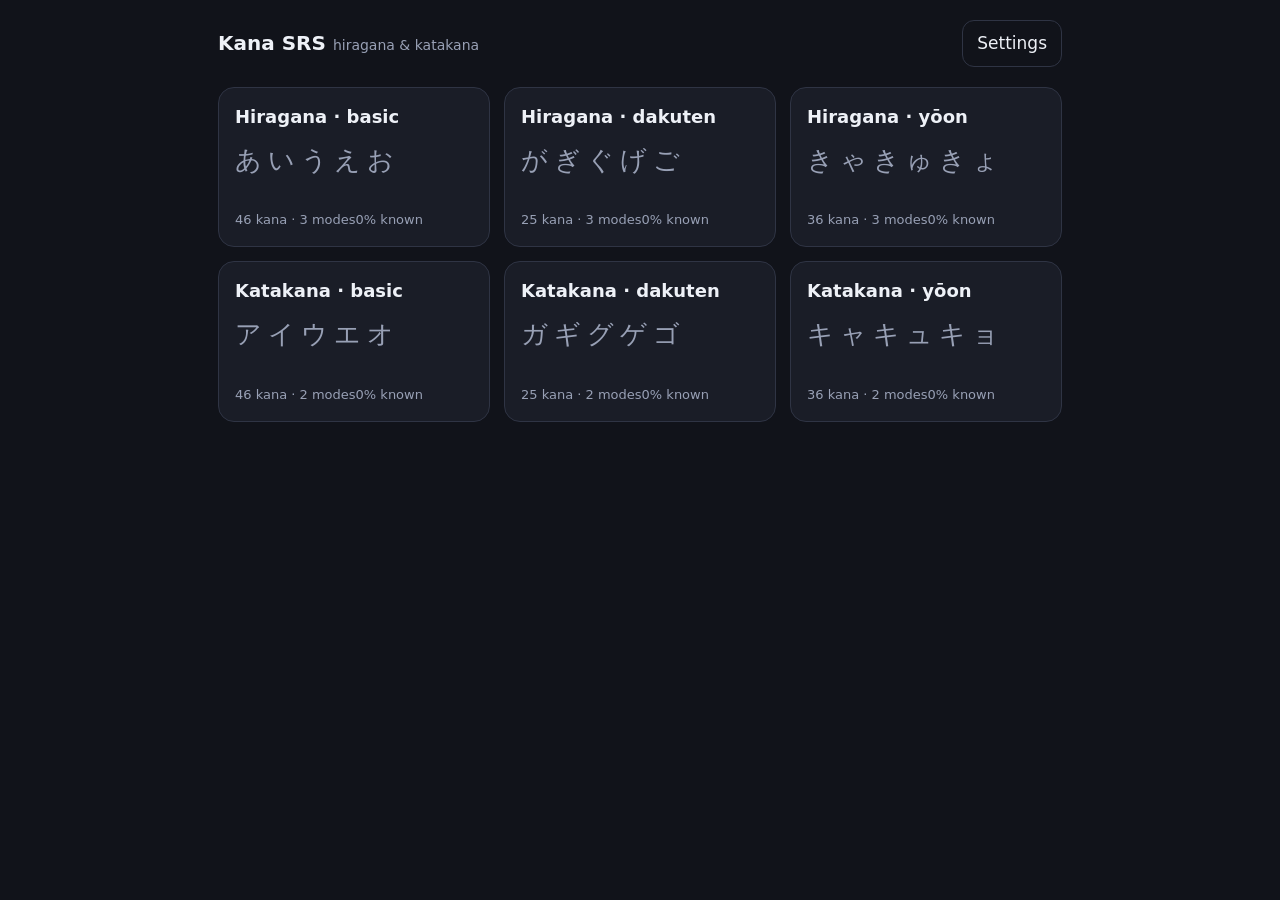
<file: index.html>
<!DOCTYPE html>
<!-- [MODULE] index | Page shell: screen containers, timer ring markup, script/style wiring, PWA hooks
     [IFACE] layer: presentation | in: nothing -> out: DOM nodes consumed by app.js | crosses: [browser DOM]
     [GRAPH] needs: [app-css, kana-data, srs, storage, app] | feeds: [browser-smoke] | group: presentation
     [STATE] stateless | persists: nothing | raises: nothing -->
<html lang="en">
<head>
  <meta charset="utf-8">
  <meta name="viewport" content="width=device-width, initial-scale=1, viewport-fit=cover">
  <meta name="theme-color" id="theme-color" content="#11131a">
  <meta name="mobile-web-app-capable" content="yes">
  <title>Kana SRS</title>
  <link rel="manifest" href="manifest.webmanifest">
  <link rel="icon" href="icon.svg" type="image/svg+xml">
  <link rel="apple-touch-icon" href="icon.svg">
  <link rel="stylesheet" href="css/app.css">
</head>
<body>
<div class="app">

  <!-- Home: deck picker -->
  <section class="screen" id="screen-home">
    <div class="topbar">
      <h1>Kana SRS <span class="sub">hiragana &amp; katakana</span></h1>
      <button class="icon-btn ghost" id="btn-settings" type="button">Settings</button>
    </div>
    <p class="notice" id="storage-notice" hidden>
      This browser is not letting the page save progress (common when opening the file directly).
      Progress will be kept for this session only — export it from Settings before closing.
    </p>
    <div class="deck-grid" id="deck-grid"></div>
  </section>

  <!-- Deck: run length + mode picker -->
  <section class="screen" id="screen-deck" hidden>
    <div class="topbar">
      <button class="icon-btn ghost" data-nav="home" type="button">← Decks</button>
      <h1 id="deck-title"></h1>
    </div>
    <div class="field-row">
      <span>Cards per run</span>
      <div class="segmented" id="run-size"></div>
    </div>
    <div id="mode-list"></div>
  </section>

  <!-- Run: one question at a time -->
  <section class="screen" id="screen-run" hidden>
    <div class="topbar">
      <button class="icon-btn ghost" id="btn-quit" type="button">← Quit</button>
      <h1 id="run-title"></h1>
    </div>
    <div class="run-head">
      <div class="run-progress"><span id="run-bar"></span></div>
      <div class="run-count" id="run-count"></div>
    </div>

    <div class="prompt-box">
      <div class="timer" id="timer" data-tier="fast" hidden>
        <svg viewBox="0 0 120 120" aria-hidden="true">
          <circle class="track" cx="60" cy="60" r="52" fill="none" stroke-width="10"></circle>
          <circle class="bar" id="timer-bar" cx="60" cy="60" r="52" fill="none" stroke-width="10"
                  stroke-linecap="round" stroke-dasharray="326.7" stroke-dashoffset="0"></circle>
        </svg>
        <div class="readout"><span id="timer-value">0.0</span><small id="timer-tier">+5</small></div>
      </div>
      <div class="prompt" id="prompt"></div>
      <div class="prompt-hint" id="prompt-hint"></div>
    </div>

    <div class="options" id="options" hidden></div>

    <form class="type-form" id="type-form" hidden autocomplete="off">
      <input id="type-input" type="text" inputmode="latin" autocapitalize="off"
             autocorrect="off" spellcheck="false" placeholder="rōmaji">
      <button class="primary" type="submit" id="type-submit">Check</button>
    </form>

    <div class="verdict" id="verdict"></div>
  </section>

  <!-- Summary: what the run did to your scores -->
  <section class="screen" id="screen-summary" hidden>
    <div class="topbar">
      <button class="icon-btn ghost" data-nav="home" type="button">← Decks</button>
      <h1 id="summary-title">Run complete</h1>
    </div>
    <div class="summary-cheer" id="summary-cheer" hidden></div>
    <div class="stat-grid">
      <div class="stat"><div class="value" id="stat-correct"></div><div class="label">correct</div></div>
      <div class="stat"><div class="value" id="stat-points"></div><div class="label">points</div></div>
      <div class="stat"><div class="value" id="stat-fast"></div><div class="label">under 3s</div></div>
    </div>
    <div class="review-list" id="review-list"></div>
    <div class="actions">
      <button class="primary" id="btn-again" type="button">Run again</button>
      <button class="ghost" id="btn-to-deck" type="button">Back to deck</button>
    </div>
  </section>

  <!-- Settings: storage status, backup, reset -->
  <section class="screen" id="screen-settings" hidden>
    <div class="topbar">
      <button class="icon-btn ghost" data-nav="home" type="button">← Decks</button>
      <h1>Settings</h1>
    </div>

    <div class="panel">
      <h2>Theme</h2>
      <p>Dark and Light are the same layout in two palettes. Kids is warmer and cheers a little louder.</p>
      <div class="segmented" id="theme-picker"></div>
    </div>

    <div class="panel">
      <h2>Storage</h2>
      <p id="storage-status"></p>
    </div>

    <div class="panel">
      <h2>Backup</h2>
      <p>Progress lives in this browser only. Export a copy before clearing site data or moving devices.</p>
      <div class="actions">
        <button class="primary" id="btn-export" type="button">Export progress</button>
        <button class="ghost" id="btn-import" type="button">Import progress</button>
        <input id="import-file" type="file" accept="application/json,.json" hidden>
      </div>
    </div>

    <div class="panel">
      <h2>Reset</h2>
      <p>Erases every score in every mode. There is no undo — export first.</p>
      <button class="danger" id="btn-reset" type="button">Reset all progress</button>
    </div>

    <div class="panel">
      <h2>Scoring</h2>
      <p>
        Multiple choice: correct within 3s <strong>+5</strong>, within 5s <strong>+3</strong>,
        slower <strong>+1</strong>, wrong <strong>−5</strong>.<br>
        Typing: correct <strong>+3</strong>, wrong <strong>−5</strong>.<br>
        Scores never drop below 0. Learned at <strong>10</strong>, confident at <strong>25</strong>,
        counted separately for each mode.
      </p>
    </div>
  </section>

</div>

<script src="js/kana-data.js"></script>
<script src="js/srs.js"></script>
<script src="js/storage.js"></script>
<script src="js/app.js"></script>
</body>
</html>
</file>
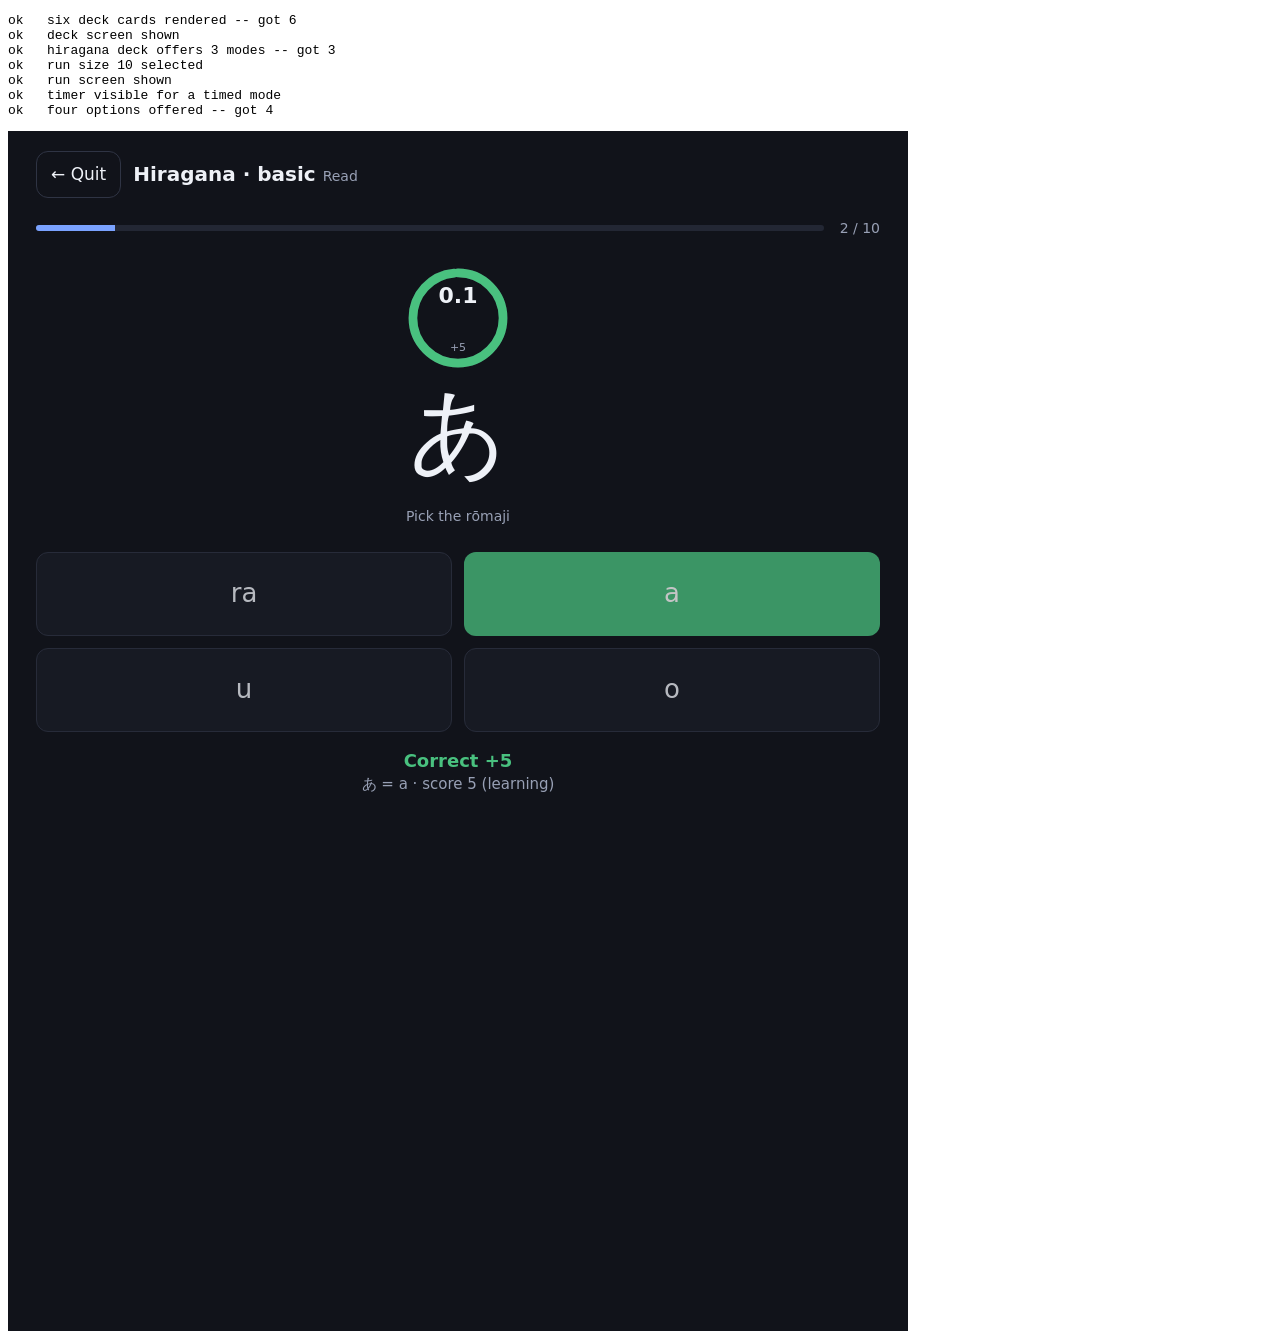
<file: tools/browser-smoke.html>
<!DOCTYPE html>
<!-- [MODULE] browser-smoke | End-to-end UI check: drives a real run in an iframe and asserts the results
     [IFACE] layer: tooling | in: nothing -> out: pass/fail lines in #out, ending SMOKE PASSED/FAILED | crosses: [browser DOM, localStorage]
     [GRAPH] needs: [index] | feeds: [] | group: tooling
     [STATE] stateful | persists: clears the app's localStorage key before running | raises: nothing

     Must be served over http(s): it drives index.html through a same-origin
     iframe, which file:// forbids. See README "Development". -->
<html lang="en">
<head><meta charset="utf-8"><title>Kana SRS browser smoke test</title></head>
<body>
<pre id="out">running…</pre>
<iframe id="frame" style="width:900px;height:1200px;border:0"></iframe>
<script>
var lines = [];
function log(name, ok, detail) { lines.push((ok ? 'ok   ' : 'FAIL ') + name + (detail ? ' -- ' + detail : '')); render(); }
function render() { document.getElementById('out').textContent = lines.join('\n'); }
function wait(ms) { return new Promise(function (r) { setTimeout(r, ms); }); }

var frame = document.getElementById('frame');
var started = false;

// Same origin as the app, so its saved progress can be cleared before the app boots.
try { localStorage.removeItem('kana_srs_v1'); } catch (e) {}

frame.addEventListener('load', function () {
  if (started) return;          // one run only: the app never navigates, but be explicit
  started = true;
  run().catch(function (e) {
    log('exception', false, e.message);
    lines.push('SMOKE FAILED');
    render();
  });
});
frame.src = '../index.html';

async function run() {
  var w = frame.contentWindow, d = frame.contentDocument;

  var cards = d.querySelectorAll('.deck-card');
  log('six deck cards rendered', cards.length === 6, 'got ' + cards.length);

  cards[0].click();
  await wait(100);
  log('deck screen shown', !d.getElementById('screen-deck').hidden);
  log('hiragana deck offers 3 modes', d.querySelectorAll('.mode-row').length === 3,
      'got ' + d.querySelectorAll('.mode-row').length);

  // Run length 10 keeps the smoke run short. The row re-renders on click, so
  // the buttons must be re-queried rather than reused.
  d.querySelectorAll('#run-size button')[0].click();
  await wait(60);
  log('run size 10 selected',
      d.querySelectorAll('#run-size button')[0].getAttribute('aria-pressed') === 'true');

  // --- MCQ run, every answer correct and fast -------------------------
  d.querySelectorAll('.mode-row')[0].querySelector('button.primary').click();
  await wait(100);
  log('run screen shown', !d.getElementById('screen-run').hidden);
  log('timer visible for a timed mode', !d.getElementById('timer').hidden);
  log('four options offered', d.querySelectorAll('#options button').length === 4,
      'got ' + d.querySelectorAll('#options button').length);

  var answered = 0, seen = {};
  for (var i = 0; i < 10; i++) {
    var prompt = d.getElementById('prompt').textContent;
    seen[prompt] = true;
    var right = null;
    Array.prototype.forEach.call(d.querySelectorAll('#options button'), function (b) {
      if (!right && w.KANA_DATA.byKey[prompt].r === b.textContent) right = b;
    });
    if (!right) { log('correct option present for ' + prompt, false); break; }
    right.click();
    answered++;
    await wait(750);
  }
  log('answered all 10 questions', answered === 10, 'got ' + answered);
  log('10 distinct kana in the run', Object.keys(seen).length === 10, 'got ' + Object.keys(seen).length);
  log('summary screen shown', !d.getElementById('screen-summary').hidden);
  log('summary says 10/10', d.getElementById('stat-correct').textContent === '10/10',
      d.getElementById('stat-correct').textContent);
  log('fast answers score +5 each (+50)', d.getElementById('stat-points').textContent === '+50',
      d.getElementById('stat-points').textContent);
  log('summary lists every answered kana', d.querySelectorAll('.review-row').length === 10,
      'got ' + d.querySelectorAll('.review-row').length);

  var saved = JSON.parse(w.localStorage.getItem('kana_srs_v1'));
  var scores = saved && saved.progress.mcq_k2r;
  log('progress persisted to localStorage', !!scores && Object.keys(scores).length === 10,
      scores ? Object.keys(scores).length + ' entries' : 'nothing saved');
  log('each answered kana scored 5',
      !!scores && Object.keys(scores).every(function (k) { return scores[k].score === 5; }));

  // --- a wrong answer subtracts, floored at 0 -------------------------
  d.getElementById('btn-again').click();
  await wait(120);
  var kana = d.getElementById('prompt').textContent, wrong = null;
  Array.prototype.forEach.call(d.querySelectorAll('#options button'), function (b) {
    if (!wrong && w.KANA_DATA.byKey[kana].r !== b.textContent) wrong = b;
  });
  wrong.click();
  await wait(120);
  var after = JSON.parse(w.localStorage.getItem('kana_srs_v1')).progress.mcq_k2r[kana];
  log('wrong answer never drives a score below 0', after.score >= 0, 'score ' + after.score);
  log('verdict marks the answer wrong',
      d.getElementById('verdict').getAttribute('data-mark') === 'wrong');
  await wait(1900);

  // --- type mode ------------------------------------------------------
  d.getElementById('btn-quit').click();
  await wait(120);
  d.querySelectorAll('.mode-row')[2].querySelector('button.primary').click();
  await wait(120);
  log('type mode hides the options grid', d.getElementById('options').hidden);
  log('type mode hides the timer', d.getElementById('timer').hidden);

  var typed = d.getElementById('prompt').textContent;
  d.getElementById('type-input').value = w.KANA_DATA.byKey[typed].r;
  d.getElementById('type-form').dispatchEvent(new w.Event('submit', { cancelable: true, bubbles: true }));
  await wait(120);
  log('typed answer accepted', d.getElementById('verdict').getAttribute('data-mark') === 'correct');
  var typeScores = JSON.parse(w.localStorage.getItem('kana_srs_v1')).progress.type_k2r;
  log('typed answer scores +3', typeScores[typed].score === 3, 'score ' + typeScores[typed].score);
  await wait(800);

  // --- katakana has no type mode --------------------------------------
  d.getElementById('btn-quit').click();
  await wait(120);
  d.querySelector('[data-nav="home"]').click();
  await wait(120);
  d.querySelectorAll('.deck-card')[3].click();
  await wait(120);
  log('katakana deck offers 2 modes', d.querySelectorAll('.mode-row').length === 2,
      'got ' + d.querySelectorAll('.mode-row').length);

  // --- themes ---------------------------------------------------------
  log('dark is the default theme', d.documentElement.getAttribute('data-theme') === 'dark',
      d.documentElement.getAttribute('data-theme'));
  d.querySelector('[data-nav="home"]').click();
  await wait(60);
  d.getElementById('btn-settings').click();
  await wait(120);
  var themeButtons = d.querySelectorAll('#theme-picker button');
  log('theme picker offers 3 themes', themeButtons.length === 3, 'got ' + themeButtons.length);
  themeButtons[2].click();
  await wait(60);
  log('kids theme stamps <html data-theme>', d.documentElement.getAttribute('data-theme') === 'kids');
  log('theme-color meta follows the theme',
      d.getElementById('theme-color').getAttribute('content') === '#fff6e5');
  log('theme persisted in settings',
      JSON.parse(w.localStorage.getItem('kana_srs_v1')).settings.theme === 'kids');
  log('picker marks the active theme',
      d.querySelectorAll('#theme-picker button')[2].getAttribute('aria-pressed') === 'true');

  // kids theme: a correct answer cheers, the summary cheers
  d.querySelector('[data-nav="home"]').click();
  await wait(60);
  d.querySelectorAll('.deck-card')[0].click();
  await wait(60);
  d.querySelectorAll('.mode-row')[0].querySelector('button.primary').click();
  await wait(120);
  var kidsKana = d.getElementById('prompt').textContent, kidsRight = null;
  Array.prototype.forEach.call(d.querySelectorAll('#options button'), function (b) {
    if (!kidsRight && w.KANA_DATA.byKey[kidsKana].r === b.textContent) kidsRight = b;
  });
  kidsRight.click();
  await wait(60);
  log('kids verdict is a cheer, not "Correct"', /[✨🌟🎉🙌]/.test(d.getElementById('verdict').textContent),
      d.getElementById('verdict').textContent);
  await wait(800);
  d.getElementById('btn-quit').click();
  await wait(60);

  // switch back so the remaining checks (and the next run) see the default
  d.querySelector('[data-nav="home"]').click();
  await wait(60);
  d.getElementById('btn-settings').click();
  await wait(60);
  d.querySelectorAll('#theme-picker button')[0].click();
  await wait(60);
  log('switching back restores dark', d.documentElement.getAttribute('data-theme') === 'dark');

  // --- export round-trip ----------------------------------------------
  var exported = w.KanaStore.exportText();
  w.KanaStore.reset();
  log('reset clears every score', Object.keys(w.KanaStore.raw().progress.mcq_k2r || {}).length === 0);
  log('import restores an export', w.KanaStore.importText(exported) &&
      Object.keys(w.KanaStore.raw().progress.mcq_k2r).length === 10);
  // Last, because it replaces the whole state with a near-empty one.
  log('an unknown theme in an import falls back to the default',
      w.KanaStore.importText(JSON.stringify({ settings: { theme: 'neon' } })) &&
      w.KanaStore.getSettings().theme === 'dark');

  lines.push(lines.some(function (l) { return l.indexOf('FAIL') === 0; }) ? 'SMOKE FAILED' : 'SMOKE PASSED');
  render();
}
</script>
</body>
</html>
</file>
<file: css/app.css>
/* [MODULE] app-css | Visual layer: tablet-first dark/light/kids themes, screen layout, timer ring, option grid
   [IFACE] layer: presentation | in: class names and data-state attributes set by app.js -> out: rendered styling | crosses: []
   [GRAPH] needs: [] | feeds: [index] | group: presentation
   [STATE] stateless | persists: nothing | raises: nothing */

/* Sized for a tablet held in two hands: option buttons are thumb-reachable and
   never smaller than 64px tall, and kana are set large enough that the shape
   differences the SRS is testing are actually visible. */

:root,
:root[data-theme="dark"] {
  --bg: #11131a;
  --surface: #1a1d27;
  --surface-2: #232734;
  --line: #2f3444;
  --text: #eef1f7;
  --muted: #98a0b5;
  --accent: #7aa2ff;
  --good: #49c17f;
  --warn: #e0a33a;
  --bad: #e4645c;
  --radius: 16px;
  color-scheme: dark;
}

/* Themes are an explicit choice (Settings), never inferred from the OS: a
   tablet handed to a child should not change its look because the system
   theme flipped. app.js stamps data-theme on <html>. */
:root[data-theme="light"] {
  --bg: #f5f6fa;
  --surface: #ffffff;
  --surface-2: #eef0f6;
  --line: #dcdfe9;
  --text: #171a22;
  --muted: #616a80;
  --accent: #2f5fd8;
  --good: #1f9e5f;
  --warn: #b57a15;
  --bad: #cf4239;
  color-scheme: light;
}

:root[data-theme="kids"] {
  --bg: #fff6e5;
  --surface: #ffffff;
  --surface-2: #ffe9c2;
  --line: #ffd48a;
  --text: #3b2a1a;
  --muted: #8a6a4a;
  --accent: #ff7a59;
  --good: #22b7a0;
  --warn: #ffb300;
  --bad: #ff5c7a;
  color-scheme: light;
}

* { box-sizing: border-box; }

/* Every hideable block below sets its own display (flex/grid), which would
   otherwise win over the browser's [hidden] rule and leave the typing input
   on screen during multiple choice. */
[hidden] { display: none !important; }

html, body {
  margin: 0;
  height: 100%;
}

body {
  background: var(--bg);
  color: var(--text);
  font-family: system-ui, -apple-system, "Segoe UI", Roboto, sans-serif;
  font-size: 17px;
  line-height: 1.45;
  -webkit-tap-highlight-color: transparent;
  overscroll-behavior: none;
}

.app {
  max-width: 880px;
  margin: 0 auto;
  padding: 20px 18px 48px;
}

.screen[hidden] { display: none !important; }

/* --- Header ---------------------------------------------------------- */

.topbar {
  display: flex;
  align-items: center;
  gap: 12px;
  margin-bottom: 20px;
  min-height: 44px;
}

.topbar h1 {
  font-size: 20px;
  margin: 0;
  flex: 1;
  font-weight: 650;
}

.topbar .sub {
  color: var(--muted);
  font-size: 14px;
  font-weight: 400;
}

/* --- Buttons --------------------------------------------------------- */

button {
  font: inherit;
  color: inherit;
  border: 1px solid var(--line);
  background: var(--surface-2);
  border-radius: 12px;
  padding: 12px 16px;
  cursor: pointer;
  min-height: 48px;
  transition: transform .06s ease, background .12s ease, border-color .12s ease;
}

button:active { transform: scale(.98); }

button.primary {
  background: var(--accent);
  border-color: transparent;
  color: #fff;
  font-weight: 600;
}

button.ghost { background: transparent; }

button.danger { color: var(--bad); border-color: var(--bad); background: transparent; }

.icon-btn {
  padding: 10px 14px;
  min-height: 44px;
}

/* --- Deck grid ------------------------------------------------------- */

.deck-grid {
  display: grid;
  grid-template-columns: repeat(auto-fill, minmax(250px, 1fr));
  gap: 14px;
}

.deck-card {
  background: var(--surface);
  border: 1px solid var(--line);
  border-radius: var(--radius);
  padding: 16px;
  text-align: left;
  display: flex;
  flex-direction: column;
  gap: 12px;
}

.deck-card .deck-name {
  font-size: 18px;
  font-weight: 620;
}

.deck-card .deck-sample {
  font-size: 26px;
  letter-spacing: 6px;
  color: var(--muted);
  white-space: nowrap;
  overflow: hidden;
}

.meter {
  height: 8px;
  border-radius: 99px;
  background: var(--surface-2);
  overflow: hidden;
  display: flex;
}

.meter span { display: block; height: 100%; }
.meter .seg-learning { background: var(--warn); }
.meter .seg-learned { background: var(--accent); }
.meter .seg-confident { background: var(--good); }

.meter-label {
  display: flex;
  justify-content: space-between;
  font-size: 13px;
  color: var(--muted);
}

/* --- Mode rows ------------------------------------------------------- */

.mode-row {
  background: var(--surface);
  border: 1px solid var(--line);
  border-radius: var(--radius);
  padding: 16px;
  margin-bottom: 12px;
  display: grid;
  grid-template-columns: 1fr auto;
  gap: 12px 16px;
  align-items: center;
}

.mode-row .mode-name { font-weight: 620; font-size: 17px; }
.mode-row .mode-desc { color: var(--muted); font-size: 14px; }
.mode-row .mode-progress { grid-column: 1 / -1; display: grid; gap: 6px; }

.segmented {
  display: inline-flex;
  background: var(--surface-2);
  border: 1px solid var(--line);
  border-radius: 12px;
  padding: 4px;
  gap: 4px;
}

.segmented button {
  border: none;
  background: transparent;
  min-height: 40px;
  padding: 8px 18px;
  border-radius: 9px;
}

.segmented button[aria-pressed="true"] {
  background: var(--accent);
  color: #fff;
  font-weight: 600;
}

.field-row {
  display: flex;
  align-items: center;
  gap: 14px;
  flex-wrap: wrap;
  margin-bottom: 18px;
  color: var(--muted);
}

/* --- Run screen ------------------------------------------------------ */

.run-head {
  display: flex;
  align-items: center;
  gap: 16px;
  margin-bottom: 8px;
}

.run-progress {
  flex: 1;
  height: 6px;
  background: var(--surface-2);
  border-radius: 99px;
  overflow: hidden;
}

.run-progress span {
  display: block;
  height: 100%;
  background: var(--accent);
  transition: width .2s ease;
}

.run-count { font-variant-numeric: tabular-nums; color: var(--muted); font-size: 14px; }

.prompt-box {
  display: flex;
  flex-direction: column;
  align-items: center;
  gap: 10px;
  padding: 20px 12px 12px;
}

.timer {
  position: relative;
  width: 104px;
  height: 104px;
}

.timer svg { transform: rotate(-90deg); width: 100%; height: 100%; }
.timer .track { stroke: var(--surface-2); }
.timer .bar { stroke: var(--good); transition: stroke .2s linear; }
.timer[data-tier="ok"] .bar { stroke: var(--warn); }
.timer[data-tier="slow"] .bar { stroke: var(--muted); }

.timer .readout {
  position: absolute;
  inset: 0;
  display: grid;
  place-items: center;
  font-variant-numeric: tabular-nums;
  font-size: 22px;
  font-weight: 600;
}

.timer .readout small {
  display: block;
  font-size: 11px;
  font-weight: 500;
  color: var(--muted);
  text-align: center;
}

.prompt {
  font-size: 96px;
  line-height: 1.1;
  font-weight: 500;
  text-align: center;
  min-height: 116px;
}

.prompt.romaji { font-size: 64px; letter-spacing: 1px; }

.prompt-hint { color: var(--muted); font-size: 14px; }

.options {
  display: grid;
  grid-template-columns: 1fr 1fr;
  gap: 12px;
  margin-top: 14px;
}

.options button {
  min-height: 84px;
  font-size: 30px;
  background: var(--surface);
}

.options button.romaji-option { font-size: 26px; }
.options button[data-mark="correct"] { background: var(--good); border-color: transparent; color: #fff; }
.options button[data-mark="wrong"] { background: var(--bad); border-color: transparent; color: #fff; }
.options button[disabled] { opacity: .75; }

.type-form {
  display: flex;
  gap: 10px;
  margin-top: 18px;
}

.type-form input {
  flex: 1;
  font: inherit;
  font-size: 26px;
  padding: 14px 16px;
  border-radius: 12px;
  border: 1px solid var(--line);
  background: var(--surface);
  color: var(--text);
  text-align: center;
}

.type-form input:focus { outline: 2px solid var(--accent); outline-offset: 1px; }
.type-form[data-mark="correct"] input { border-color: var(--good); }
.type-form[data-mark="wrong"] input { border-color: var(--bad); }

.verdict {
  margin-top: 16px;
  min-height: 46px;
  text-align: center;
  font-size: 18px;
  font-weight: 600;
}

.verdict[data-mark="correct"] { color: var(--good); }
.verdict[data-mark="wrong"] { color: var(--bad); }
.verdict .detail { display: block; font-weight: 400; font-size: 15px; color: var(--muted); }

/* --- Summary --------------------------------------------------------- */

.stat-grid {
  display: grid;
  grid-template-columns: repeat(3, 1fr);
  gap: 12px;
  margin-bottom: 20px;
}

.stat {
  background: var(--surface);
  border: 1px solid var(--line);
  border-radius: var(--radius);
  padding: 14px;
  text-align: center;
}

.stat .value { font-size: 28px; font-weight: 650; font-variant-numeric: tabular-nums; }
.stat .label { color: var(--muted); font-size: 13px; }

.review-list { display: grid; gap: 8px; margin-bottom: 22px; }

.review-row {
  display: grid;
  grid-template-columns: 56px 1fr auto;
  align-items: center;
  gap: 12px;
  background: var(--surface);
  border: 1px solid var(--line);
  border-radius: 12px;
  padding: 10px 14px;
}

.review-row .kana { font-size: 30px; }
.review-row .delta { font-variant-numeric: tabular-nums; font-weight: 600; }
.review-row .delta.up { color: var(--good); }
.review-row .delta.down { color: var(--bad); }

.actions { display: flex; gap: 12px; flex-wrap: wrap; }

/* --- Settings -------------------------------------------------------- */

.panel {
  background: var(--surface);
  border: 1px solid var(--line);
  border-radius: var(--radius);
  padding: 18px;
  margin-bottom: 16px;
}

.panel h2 { margin: 0 0 8px; font-size: 17px; }
.panel p { margin: 0 0 14px; color: var(--muted); font-size: 14px; }

.notice {
  border-left: 3px solid var(--warn);
  padding-left: 12px;
  color: var(--warn);
  font-size: 14px;
  margin-bottom: 16px;
}

.notice[hidden] { display: none; }

@media (max-width: 420px) {
  .prompt { font-size: 76px; }
  .options button { min-height: 72px; font-size: 26px; }
  .stat-grid { grid-template-columns: 1fr 1fr; }
}

/* --- Kids theme: playful feedback ------------------------------------ */

:root[data-theme="kids"] body {
  background: radial-gradient(circle at 10% 0%, #ffe3c2 0, var(--bg) 45%),
              radial-gradient(circle at 100% 100%, #d9f5ef 0, var(--bg) 40%);
  background-attachment: fixed;
}

:root[data-theme="kids"] .options button { font-weight: 600; }
:root[data-theme="kids"] .deck-card .deck-sample { color: var(--accent); }
:root[data-theme="kids"] .meter .seg-learning { background: var(--warn); }
:root[data-theme="kids"] .timer .bar { stroke: var(--good); }
:root[data-theme="kids"] .timer[data-tier="ok"] .bar { stroke: var(--warn); }
:root[data-theme="kids"] .timer[data-tier="slow"] .bar { stroke: var(--accent); }
:root[data-theme="kids"] .verdict { font-size: 22px; }

:root[data-theme="kids"] .options button[data-mark="correct"] {
  animation: kids-pop .4s cubic-bezier(.3, 1.6, .5, 1);
}

:root[data-theme="kids"] .options button[data-mark="wrong"] {
  animation: kids-shake .35s ease;
}

:root[data-theme="kids"] .stat .value { color: var(--accent); }

.summary-cheer {
  text-align: center;
  font-size: 22px;
  font-weight: 650;
  margin: -6px 0 18px;
}

@keyframes kids-pop {
  0%   { transform: scale(1); }
  50%  { transform: scale(1.08); }
  100% { transform: scale(1); }
}

@keyframes kids-shake {
  0%, 100% { transform: translateX(0); }
  25%      { transform: translateX(-6px); }
  75%      { transform: translateX(6px); }
}
</file>
